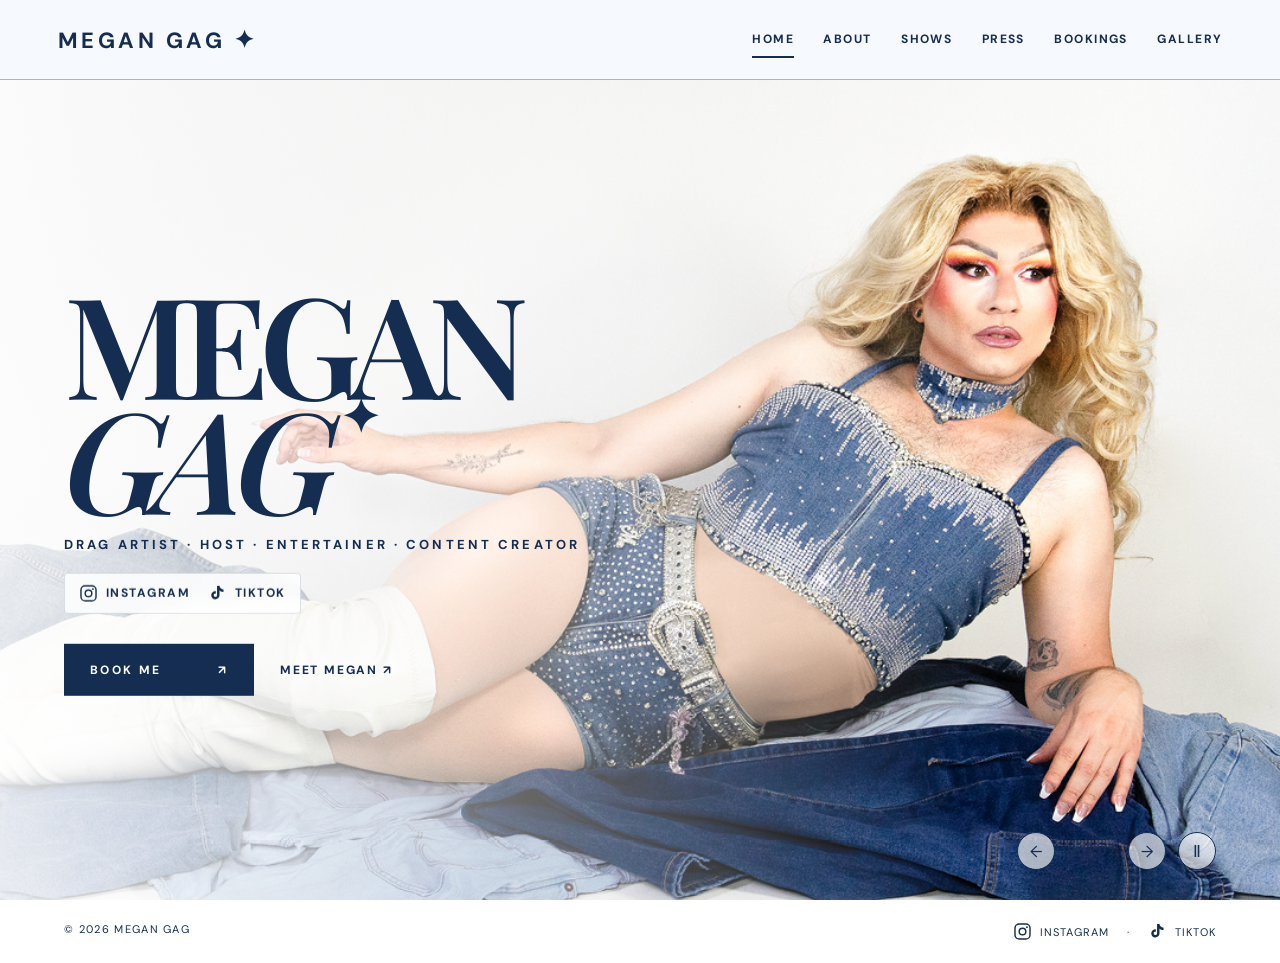
<file: index.html>
<!doctype html><html lang="de"><head><meta charset="utf-8"><meta name="viewport" content="width=device-width,initial-scale=1"><meta name="description" content="Megan Gag – Schweizer Drag Queen, Drag Artist, Moderatorin und Performerin. Drag Shows, Hosting, Walking Acts, Drag Make-up und Content Creation in Zürich, Basel, St. Gallen und der Schweiz."><title>Megan Gag | Schweizer Drag Queen, Moderatorin &amp; Performerin</title><link rel="icon" type="image/svg+xml" href="/favicon.svg"> <link rel="stylesheet" href="style.css"></head><body class="blue-page"><header class="site-header"><a class="logo" href="index.html">MEGAN GAG <span>✦</span></a><button class="menu-toggle" aria-expanded="false" aria-controls="site-nav" aria-label="Menü öffnen">☰</button><nav id="site-nav" aria-label="Hauptnavigation"><a href="index.html" aria-current="page">HOME</a><a href="about.html" >ABOUT</a><a href="shows.html" >SHOWS</a><a href="press.html" >PRESS</a><a href="booking.html" >BOOKINGS</a><a href="gallery.html" >GALLERY</a></nav></header><main><section class="hero" aria-label="Megan Gag Denim-Fotoshooting"><div class="slides" aria-hidden="true"><div class="slide active" style="background-image:url('images/denim-01.jpg')"></div><div class="slide denim-closeup" style="background-image:url('images/denim-02.jpg')"></div></div><div class="hero-shade"></div><div class="hero-content"><h1>MEGAN<br><em>GAG</em><span class="sparkle">✦</span></h1><div class="hero-title-details"><div class="eyebrow">DRAG ARTIST · HOST · ENTERTAINER · CONTENT CREATOR</div><div class="social hero-social"><a class="social-link" href="https://www.instagram.com/megan.gag/" target="_blank" rel="noopener noreferrer" aria-label="Instagram @megan.gag"><svg class="social-icon" viewBox="0 0 24 24" aria-hidden="true"><rect x="2.5" y="2.5" width="19" height="19" rx="5.2" fill="none" stroke="currentColor" stroke-width="1.8"/><circle cx="12" cy="12" r="4.2" fill="none" stroke="currentColor" stroke-width="1.8"/><circle cx="17.6" cy="6.5" r="1.15" fill="currentColor"/></svg><span>INSTAGRAM</span></a><a class="social-link" href="https://www.tiktok.com/@megangag" target="_blank" rel="noopener noreferrer" aria-label="TikTok @megangag"><svg class="social-icon" viewBox="0 0 24 24" aria-hidden="true"><path d="M14.5 2.5v11.9a5.2 5.2 0 1 1-4.6-5.16v3.15a2.12 2.12 0 1 0 1.52 2.03V2.5h3.08c.38 2.5 2.34 4.44 5.1 4.62v3.1c-2.12-.05-3.9-.77-5.1-2.02" fill="currentColor"/></svg><span>TIKTOK</span></a></div></div><div class="hero-actions"><a class="button" href="booking.html">BOOK ME <span>↗</span></a><a class="text-link" href="about.html">MEET MEGAN ↗</a></div></div><div class="hero-bottom"><div class="slide-controls"><button class="slide-prev" aria-label="Vorheriges Foto">←</button><span class="slide-counter">01 / 02</span><button class="slide-next" aria-label="Nächstes Foto">→</button><button class="slide-pause" aria-label="Slideshow pausieren">Ⅱ</button></div></div></section></main><footer><span>© 2026 MEGAN GAG</span><span><a class="social-link" href="https://www.instagram.com/megan.gag/" target="_blank" rel="noopener noreferrer" aria-label="Instagram @megan.gag"><svg class="social-icon" viewBox="0 0 24 24" aria-hidden="true"><rect x="2.5" y="2.5" width="19" height="19" rx="5.2" fill="none" stroke="currentColor" stroke-width="1.8"/><circle cx="12" cy="12" r="4.2" fill="none" stroke="currentColor" stroke-width="1.8"/><circle cx="17.6" cy="6.5" r="1.15" fill="currentColor"/></svg><span>INSTAGRAM</span></a> · <a class="social-link" href="https://www.tiktok.com/@megangag" target="_blank" rel="noopener noreferrer" aria-label="TikTok @megangag"><svg class="social-icon" viewBox="0 0 24 24" aria-hidden="true"><path d="M14.5 2.5v11.9a5.2 5.2 0 1 1-4.6-5.16v3.15a2.12 2.12 0 1 0 1.52 2.03V2.5h3.08c.38 2.5 2.34 4.44 5.1 4.62v3.1c-2.12-.05-3.9-.77-5.1-2.02" fill="currentColor"/></svg><span>TIKTOK</span></a></span></footer><script src="script.js"></script></body></html>
</file>
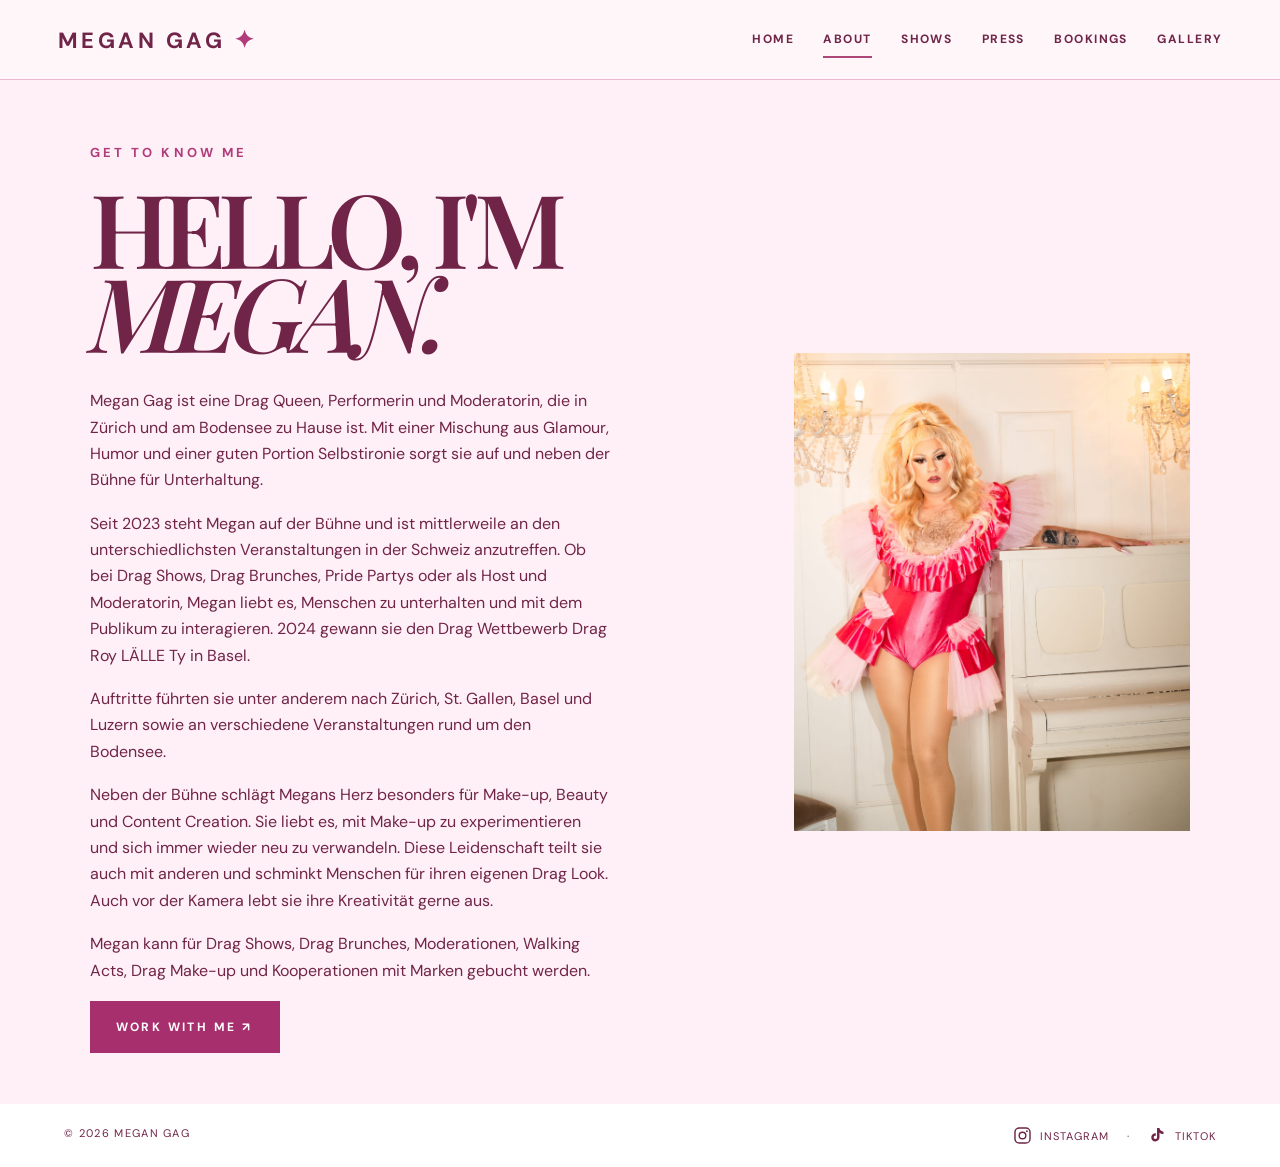
<file: about.html>
<!doctype html><html lang="de"><head><meta charset="utf-8"><meta name="viewport" content="width=device-width,initial-scale=1"><meta name="description" content="Über Megan Gag: Schweizer Drag Queen, Gewinnerin Drag Roy-LÄLLE-Ty 2024, Performerin, Moderatorin und Beauty Content Creatorin und Drag Make-up Artist."><title>Über Megan Gag | Drag Queen &amp; Drag Roy-LÄLLE-Ty Gewinnerin 2024</title><link rel="icon" type="image/svg+xml" href="/favicon.svg"> <link rel="icon" type="image/svg+xml" href="/favicon.svg"> <link rel="stylesheet" href="style.css"></head><body class="pink-page"><header class="site-header"><a class="logo" href="index.html">MEGAN GAG <span>✦</span></a><button class="menu-toggle" aria-expanded="false" aria-controls="site-nav" aria-label="Menü öffnen">☰</button><nav id="site-nav" aria-label="Hauptnavigation"><a href="index.html" >HOME</a><a href="about.html" aria-current="page">ABOUT</a><a href="shows.html" >SHOWS</a><a href="press.html" >PRESS</a><a href="booking.html" >BOOKINGS</a><a href="gallery.html" >GALLERY</a></nav></header><main><section class="interior"><div class="intro"><p class="kicker">GET TO KNOW ME</p><h1>HELLO, I'M<br><i>MEGAN.</i></h1><p>Megan Gag ist eine Drag Queen, Performerin und Moderatorin, die in Zürich und am Bodensee zu Hause ist. Mit einer Mischung aus Glamour, Humor und einer guten Portion Selbstironie sorgt sie auf und neben der Bühne für Unterhaltung.</p><p>Seit 2023 steht Megan auf der Bühne und ist mittlerweile an den unterschiedlichsten Veranstaltungen in der Schweiz anzutreffen. Ob bei Drag Shows, Drag Brunches, Pride Partys oder als Host und Moderatorin, Megan liebt es, Menschen zu unterhalten und mit dem Publikum zu interagieren. 2024 gewann sie den Drag Wettbewerb Drag Roy LÄLLE Ty in Basel.</p><p>Auftritte führten sie unter anderem nach Zürich, St. Gallen, Basel und Luzern sowie an verschiedene Veranstaltungen rund um den Bodensee.</p><p>Neben der Bühne schlägt Megans Herz besonders für Make-up, Beauty und Content Creation. Sie liebt es, mit Make-up zu experimentieren und sich immer wieder neu zu verwandeln. Diese Leidenschaft teilt sie auch mit anderen und schminkt Menschen für ihren eigenen Drag Look. Auch vor der Kamera lebt sie ihre Kreativität gerne aus.</p><p>Megan kann für Drag Shows, Drag Brunches, Moderationen, Walking Acts, Drag Make-up und Kooperationen mit Marken gebucht werden.</p><a class="button" href="booking.html">WORK WITH ME ↗</a></div><img class="feature-image" src="images/pink-fullbody.jpg" alt="Megan Gag in pink stage outfit beside a white piano"></section></main><footer><span>© 2026 MEGAN GAG</span><span><a class="social-link" href="https://www.instagram.com/megan.gag/" target="_blank" rel="noopener noreferrer" aria-label="Instagram @megan.gag"><svg class="social-icon" viewBox="0 0 24 24" aria-hidden="true"><rect x="2.5" y="2.5" width="19" height="19" rx="5.2" fill="none" stroke="currentColor" stroke-width="1.8"/><circle cx="12" cy="12" r="4.2" fill="none" stroke="currentColor" stroke-width="1.8"/><circle cx="17.6" cy="6.5" r="1.15" fill="currentColor"/></svg><span>INSTAGRAM</span></a> · <a class="social-link" href="https://www.tiktok.com/@megangag" target="_blank" rel="noopener noreferrer" aria-label="TikTok @megangag"><svg class="social-icon" viewBox="0 0 24 24" aria-hidden="true"><path d="M14.5 2.5v11.9a5.2 5.2 0 1 1-4.6-5.16v3.15a2.12 2.12 0 1 0 1.52 2.03V2.5h3.08c.38 2.5 2.34 4.44 5.1 4.62v3.1c-2.12-.05-3.9-.77-5.1-2.02" fill="currentColor"/></svg><span>TIKTOK</span></a></span></footer><script src="script.js"></script></body></html>
</file>
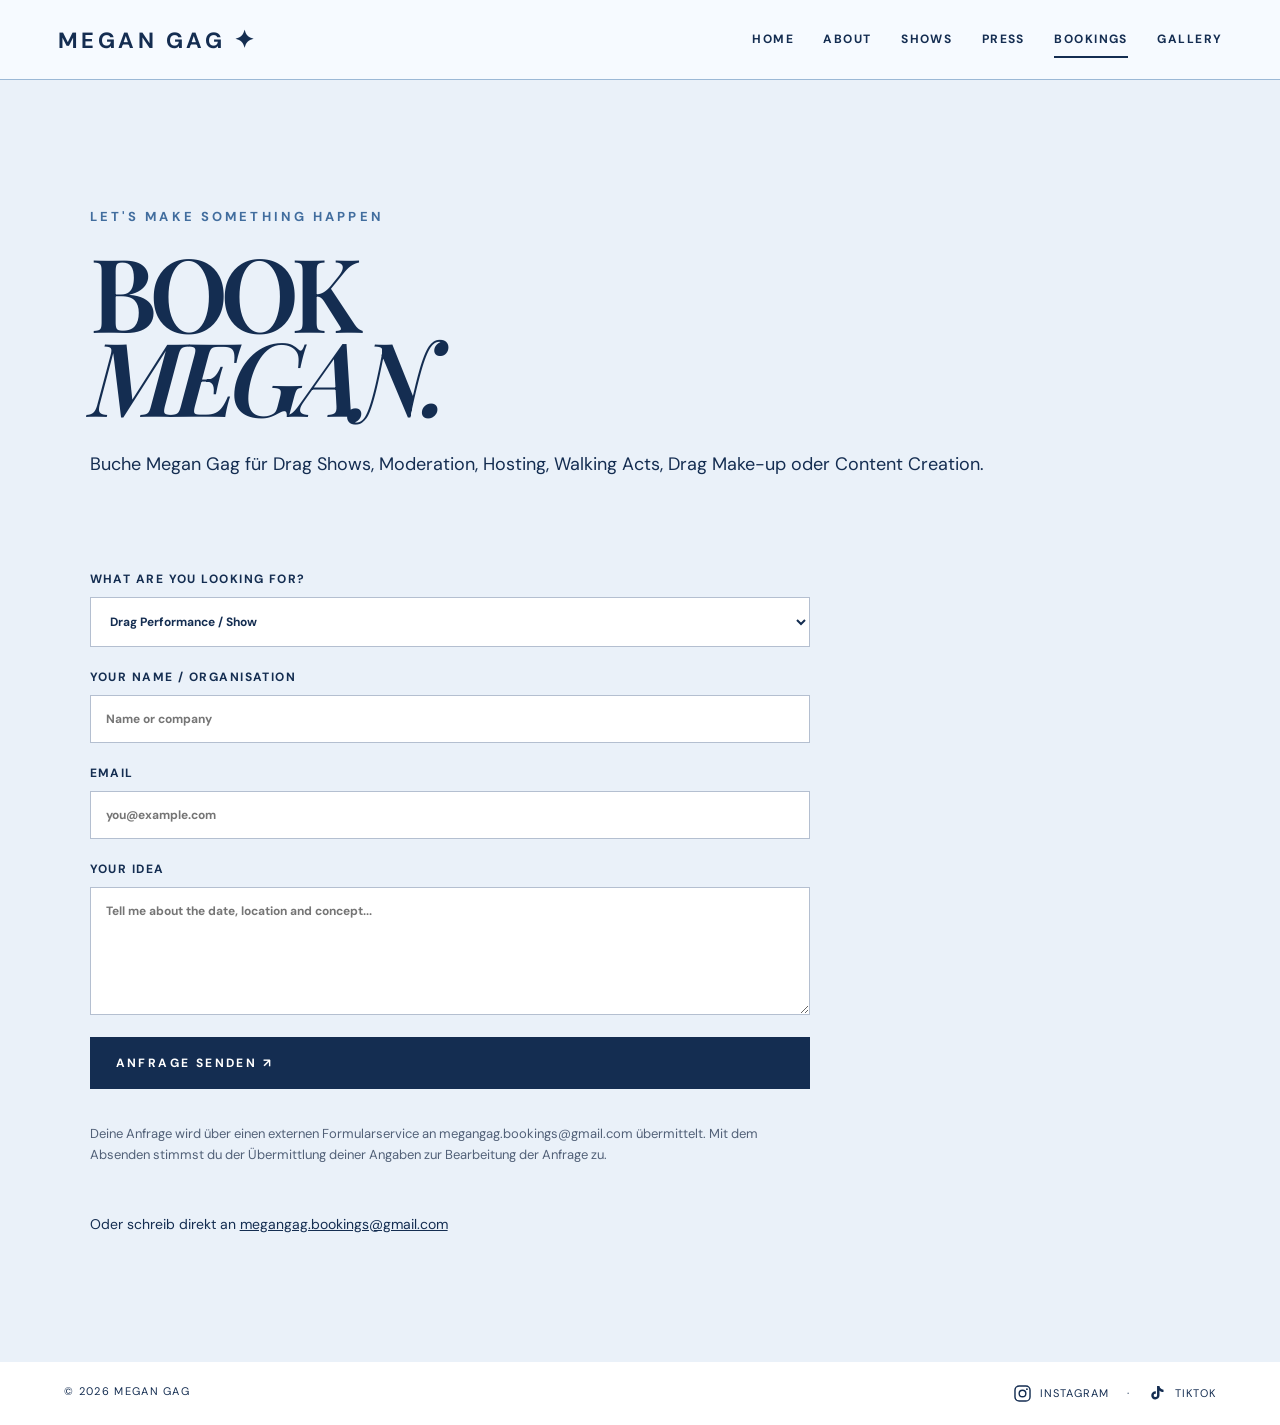
<file: booking.html>
<!doctype html><html lang="de"><head><meta charset="utf-8"><meta name="viewport" content="width=device-width,initial-scale=1"><meta name="description" content="Megan Gag buchen: Drag Shows, Moderation, Hosting, Walking Acts, Make-up und Content Creation in der Schweiz."><title>Bookings | Megan Gag</title><link rel="icon" type="image/svg+xml" href="/favicon.svg"> <link rel="stylesheet" href="style.css"></head><body class="blue-page"><header class="site-header"><a class="logo" href="index.html">MEGAN GAG <span>✦</span></a><button class="menu-toggle" aria-expanded="false" aria-controls="site-nav" aria-label="Menü öffnen">☰</button><nav id="site-nav" aria-label="Hauptnavigation"><a href="index.html" >HOME</a><a href="about.html" >ABOUT</a><a href="shows.html" >SHOWS</a><a href="press.html" >PRESS</a><a href="booking.html" aria-current="page">BOOKINGS</a><a href="gallery.html" >GALLERY</a></nav></header><main><section class="page-heading"><p class="kicker">LET'S MAKE SOMETHING HAPPEN</p><h1>BOOK<br><i>MEGAN.</i></h1><p>Buche Megan Gag für Drag Shows, Moderation, Hosting, Walking Acts, Drag Make-up oder Content Creation.</p></section><form class="booking-form" id="booking-form" action="https://formsubmit.co/megangag.bookings@gmail.com" method="POST"><input type="hidden" name="_subject" value="Neue Booking-Anfrage über megangag.ch"><input type="hidden" name="_template" value="table"><input type="hidden" name="_captcha" value="true"><input type="text" name="_honey" tabindex="-1" autocomplete="off" aria-hidden="true" class="honeypot"><label>WHAT ARE YOU LOOKING FOR?<select name="type" required><option value="Drag Performance / Show">Drag Performance / Show</option><option value="Hosting / Moderation">Hosting / Moderation</option><option value="Content Creation">Content Creation / Collaboration</option><option value="Walking Act">Walking Act</option><option value="Drag Make-up">Drag Make-up / Drag Schminken</option><option value="Other">Other</option></select></label><label>YOUR NAME / ORGANISATION<input name="name" required placeholder="Name or company"></label><label>EMAIL<input name="email" type="email" required placeholder="you@example.com"></label><label>YOUR IDEA<textarea name="message" rows="6" required placeholder="Tell me about the date, location and concept..."></textarea></label><button class="button" type="submit">ANFRAGE SENDEN ↗</button><p class="form-note">Deine Anfrage wird über einen externen Formularservice an megangag.bookings@gmail.com übermittelt. Mit dem Absenden stimmst du der Übermittlung deiner Angaben zur Bearbeitung der Anfrage zu.</p><p class="direct-mail">Oder schreib direkt an <a href="mailto:megangag.bookings@gmail.com">megangag.bookings@gmail.com</a></p></form></main><footer><span>© 2026 MEGAN GAG</span><span><a class="social-link" href="https://www.instagram.com/megan.gag/" target="_blank" rel="noopener noreferrer" aria-label="Instagram @megan.gag"><svg class="social-icon" viewBox="0 0 24 24" aria-hidden="true"><rect x="2.5" y="2.5" width="19" height="19" rx="5.2" fill="none" stroke="currentColor" stroke-width="1.8"/><circle cx="12" cy="12" r="4.2" fill="none" stroke="currentColor" stroke-width="1.8"/><circle cx="17.6" cy="6.5" r="1.15" fill="currentColor"/></svg><span>INSTAGRAM</span></a> · <a class="social-link" href="https://www.tiktok.com/@megangag" target="_blank" rel="noopener noreferrer" aria-label="TikTok @megangag"><svg class="social-icon" viewBox="0 0 24 24" aria-hidden="true"><path d="M14.5 2.5v11.9a5.2 5.2 0 1 1-4.6-5.16v3.15a2.12 2.12 0 1 0 1.52 2.03V2.5h3.08c.38 2.5 2.34 4.44 5.1 4.62v3.1c-2.12-.05-3.9-.77-5.1-2.02" fill="currentColor"/></svg><span>TIKTOK</span></a></span></footer><script src="script.js"></script></body></html>
</file>
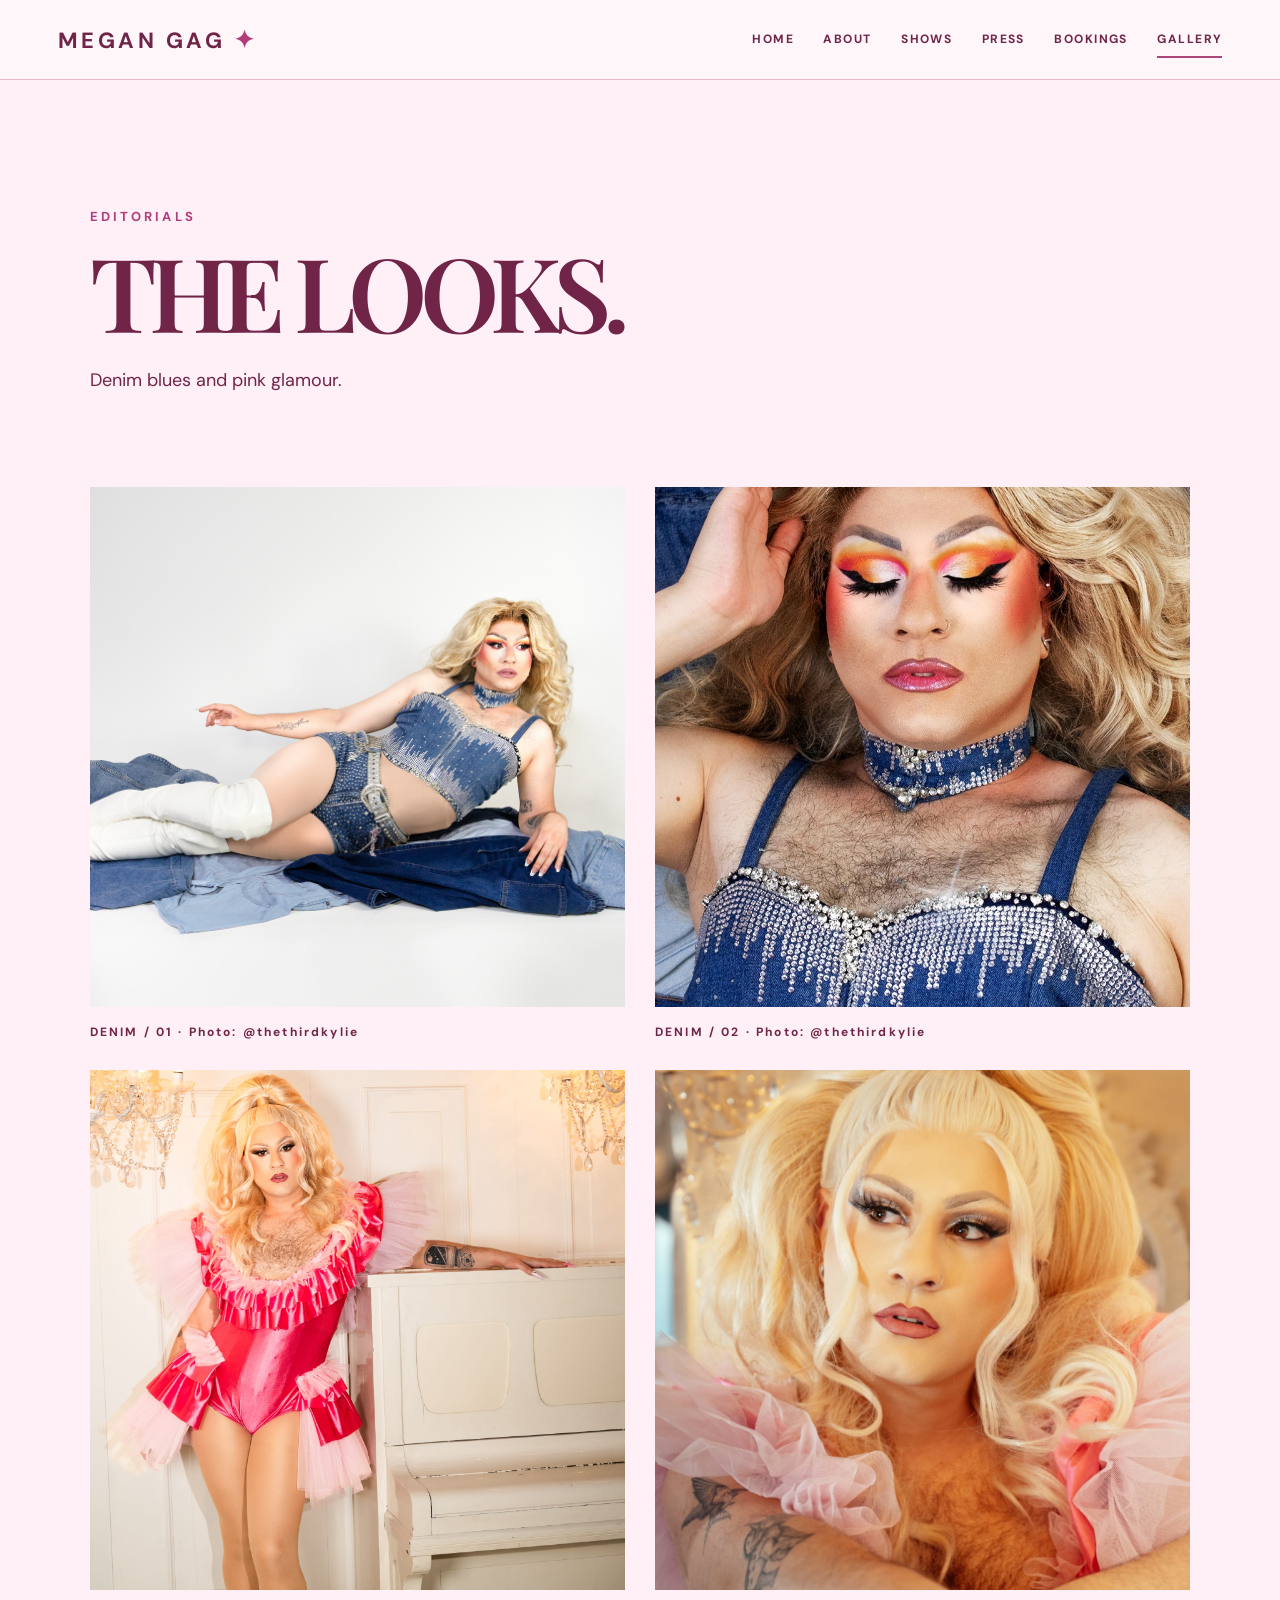
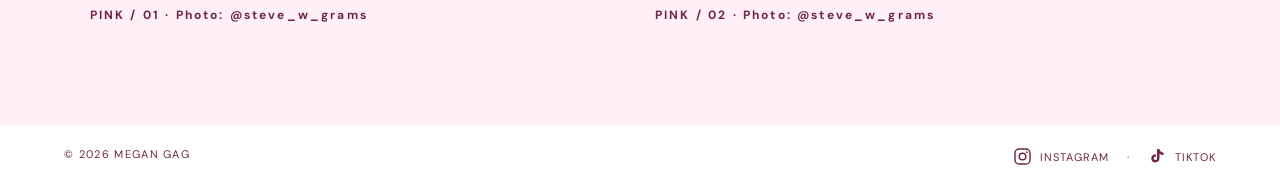
<file: gallery.html>
<!DOCTYPE html>
<html lang="de"><head><meta charset="utf-8"/><meta content="width=device-width,initial-scale=1" name="viewport"/><meta content="Megan Gag Fotogalerie: Denim Y2K und Pink Editorial Shootings der Schweizer Drag-Künstlerin." name="description"/><title>Gallery | Megan Gag</title><link href="style.css" rel="stylesheet"/><link rel="icon" type="image/svg+xml" href="/favicon.svg"></head><body class="pink-page"><header class="site-header"><a class="logo" href="index.html">MEGAN GAG <span>✦</span></a><button aria-controls="site-nav" aria-expanded="false" aria-label="Menü öffnen" class="menu-toggle">☰</button><nav aria-label="Hauptnavigation" id="site-nav"><a href="index.html">HOME</a><a href="about.html">ABOUT</a><a href="shows.html">SHOWS</a><a href="press.html">PRESS</a><a href="booking.html">BOOKINGS</a><a aria-current="page" href="gallery.html">GALLERY</a></nav></header><main><section class="page-heading"><p class="kicker">EDITORIALS</p><h1>THE LOOKS.</h1><p>Denim blues and pink glamour.</p></section><section class="gallery-grid"><figure><img alt="Megan Gag reclining in a denim outfit" src="images/denim-01.jpg"/><figcaption>DENIM / 01 · Photo: <a href="https://www.instagram.com/thethirdkylie/" rel="noopener noreferrer" target="_blank">@thethirdkylie</a></figcaption></figure><figure><img alt="Denim photoshoot close-up" src="images/denim-02.jpg"/><figcaption>DENIM / 02 · Photo: <a href="https://www.instagram.com/thethirdkylie/" rel="noopener noreferrer" target="_blank">@thethirdkylie</a></figcaption></figure><figure><img alt="Megan Gag in pink outfit beside piano" src="images/pink-fullbody.jpg"/><figcaption>PINK / 01 · Photo: <a href="https://www.instagram.com/steve_w_grams/" rel="noopener noreferrer" target="_blank">@steve_w_grams</a></figcaption></figure><figure><img alt="Megan Gag close-up in pink tulle" src="images/pink-closeup.jpg"/><figcaption>PINK / 02 · Photo: <a href="https://www.instagram.com/steve_w_grams/" rel="noopener noreferrer" target="_blank">@steve_w_grams</a></figcaption></figure></section></main><footer><span>© 2026 MEGAN GAG</span><span><a class="social-link" href="https://www.instagram.com/megan.gag/" rel="noopener noreferrer" target="_blank" aria-label="Instagram @megan.gag"><svg class="social-icon" viewBox="0 0 24 24" aria-hidden="true"><rect x="2.5" y="2.5" width="19" height="19" rx="5.2" fill="none" stroke="currentColor" stroke-width="1.8"/><circle cx="12" cy="12" r="4.2" fill="none" stroke="currentColor" stroke-width="1.8"/><circle cx="17.6" cy="6.5" r="1.15" fill="currentColor"/></svg><span>INSTAGRAM</span></a> · <a class="social-link" href="https://www.tiktok.com/@megangag" rel="noopener noreferrer" target="_blank" aria-label="TikTok @megangag"><svg class="social-icon" viewBox="0 0 24 24" aria-hidden="true"><path d="M14.5 2.5v11.9a5.2 5.2 0 1 1-4.6-5.16v3.15a2.12 2.12 0 1 0 1.52 2.03V2.5h3.08c.38 2.5 2.34 4.44 5.1 4.62v3.1c-2.12-.05-3.9-.77-5.1-2.02" fill="currentColor"/></svg><span>TIKTOK</span></a></span></footer><script src="script.js"></script></body></html>
</file>
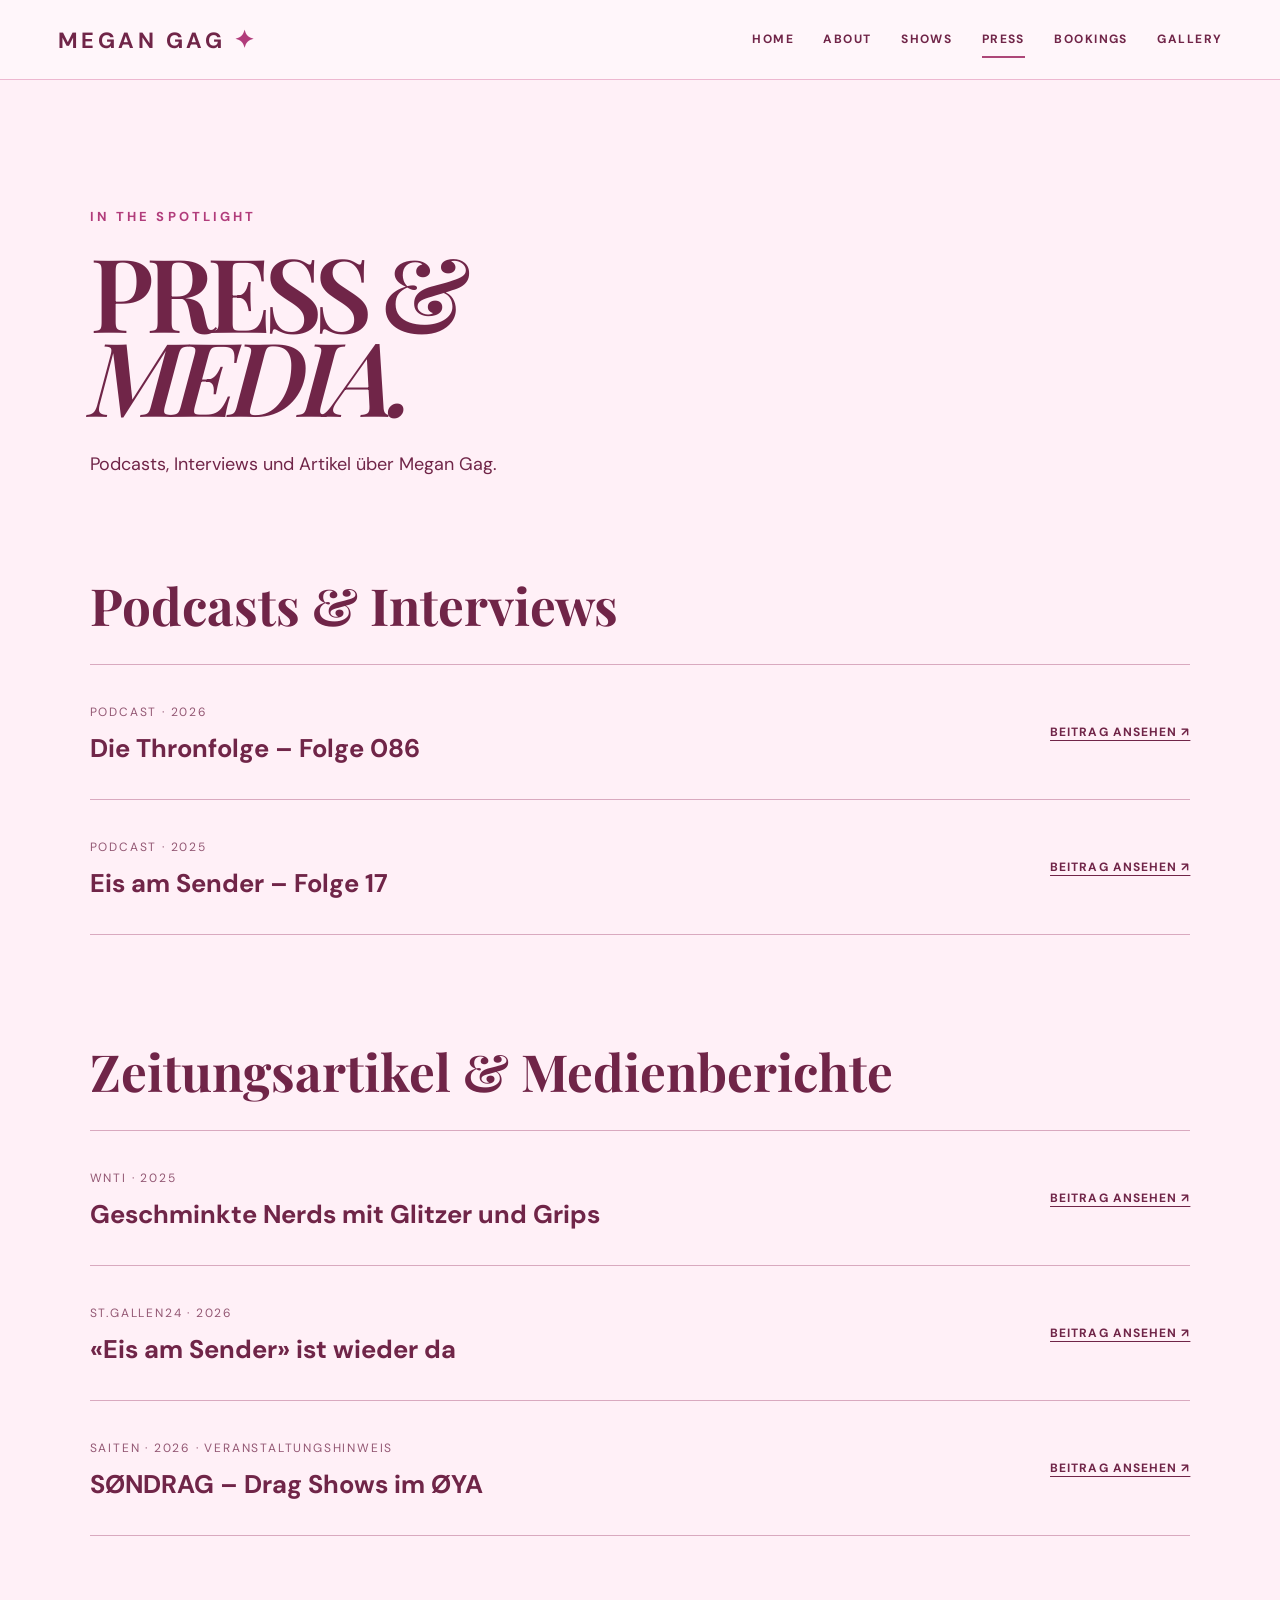
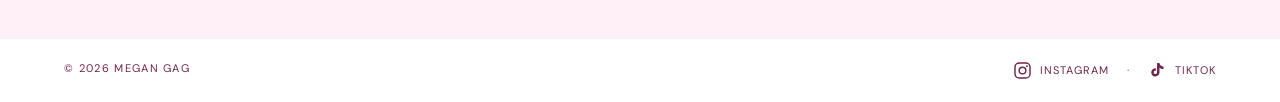
<file: press.html>
<!DOCTYPE html>
<html lang="de"><head><meta charset="utf-8"/><meta content="width=device-width,initial-scale=1" name="viewport"/><meta content="Megan Gag in der Presse: Podcasts, Interviews, Medienbeiträge und Artikel über die Schweizer Drag-Künstlerin." name="description"/><title>Press &amp; Media | Megan Gag</title><link href="style.css" rel="stylesheet"/><link rel="icon" type="image/svg+xml" href="/favicon.svg"></head><body class="pink-page"><header class="site-header"><a class="logo" href="index.html">MEGAN GAG <span>✦</span></a><button aria-controls="site-nav" aria-expanded="false" aria-label="Menü öffnen" class="menu-toggle">☰</button><nav aria-label="Hauptnavigation" id="site-nav"><a href="index.html">HOME</a><a href="about.html">ABOUT</a><a href="shows.html">SHOWS</a><a aria-current="page" href="press.html">PRESS</a><a href="booking.html">BOOKINGS</a><a href="gallery.html">GALLERY</a></nav></header><main><section class="page-heading"><p class="kicker">IN THE SPOTLIGHT</p><h1>PRESS &amp;<br/><i>MEDIA.</i></h1><p>Podcasts, Interviews und Artikel über Megan Gag.</p></section><section class="press-section"><h2>Podcasts &amp; Interviews</h2><div class="press-list"><article class="press-item"><div><p class="press-meta">Podcast · 2026</p><h3>Die Thronfolge – Folge 086</h3></div><a class="press-action" href="https://die-thronfolge.podigee.io/186-086-drag-macht-kinder-schwul" rel="noopener noreferrer" target="_blank">BEITRAG ANSEHEN ↗</a></article><article class="press-item"><div><p class="press-meta">Podcast · 2025</p><h3>Eis am Sender – Folge 17</h3></div><a class="press-action" href="https://podcasts.apple.com/ch/podcast/17-mit-alessandro-aka-dragqueen-megan-gag/id1562212330?i=1000700015742" rel="noopener noreferrer" target="_blank">BEITRAG ANSEHEN ↗</a></article></div></section><section class="press-section"><h2>Zeitungsartikel &amp; Medienberichte</h2><div class="press-list"><article class="press-item"><div><p class="press-meta">WNTI · 2025</p><h3>Geschminkte Nerds mit Glitzer und Grips</h3></div><a class="press-action" href="https://archiv.wnti.ch/geschminkte-nerds-mit-glitzer-und-grips-uca56j4hus-f0c6496d52" rel="noopener noreferrer" target="_blank">BEITRAG ANSEHEN ↗</a></article><article class="press-item"><div><p class="press-meta">St.Gallen24 · 2026</p><h3>«Eis am Sender» ist wieder da</h3></div><a class="press-action" href="https://stgallen24.ch/articles/377341-eis-am-sender-ist-wieder-da" rel="noopener noreferrer" target="_blank">BEITRAG ANSEHEN ↗</a></article><article class="press-item"><div><p class="press-meta">Saiten · 2026 · Veranstaltungshinweis</p><h3>SØNDRAG – Drag Shows im ØYA</h3></div><a class="press-action" href="https://www.saiten.ch/kalender/sndrag--drag-shows-im-ya-181430" rel="noopener noreferrer" target="_blank">BEITRAG ANSEHEN ↗</a></article></div></section></main><footer><span>© 2026 MEGAN GAG</span><span><a class="social-link" href="https://www.instagram.com/megan.gag/" rel="noopener noreferrer" target="_blank" aria-label="Instagram @megan.gag"><svg class="social-icon" viewBox="0 0 24 24" aria-hidden="true"><rect x="2.5" y="2.5" width="19" height="19" rx="5.2" fill="none" stroke="currentColor" stroke-width="1.8"/><circle cx="12" cy="12" r="4.2" fill="none" stroke="currentColor" stroke-width="1.8"/><circle cx="17.6" cy="6.5" r="1.15" fill="currentColor"/></svg><span>INSTAGRAM</span></a> · <a class="social-link" href="https://www.tiktok.com/@megangag" rel="noopener noreferrer" target="_blank" aria-label="TikTok @megangag"><svg class="social-icon" viewBox="0 0 24 24" aria-hidden="true"><path d="M14.5 2.5v11.9a5.2 5.2 0 1 1-4.6-5.16v3.15a2.12 2.12 0 1 0 1.52 2.03V2.5h3.08c.38 2.5 2.34 4.44 5.1 4.62v3.1c-2.12-.05-3.9-.77-5.1-2.02" fill="currentColor"/></svg><span>TIKTOK</span></a></span></footer><script src="script.js"></script></body></html>
</file>
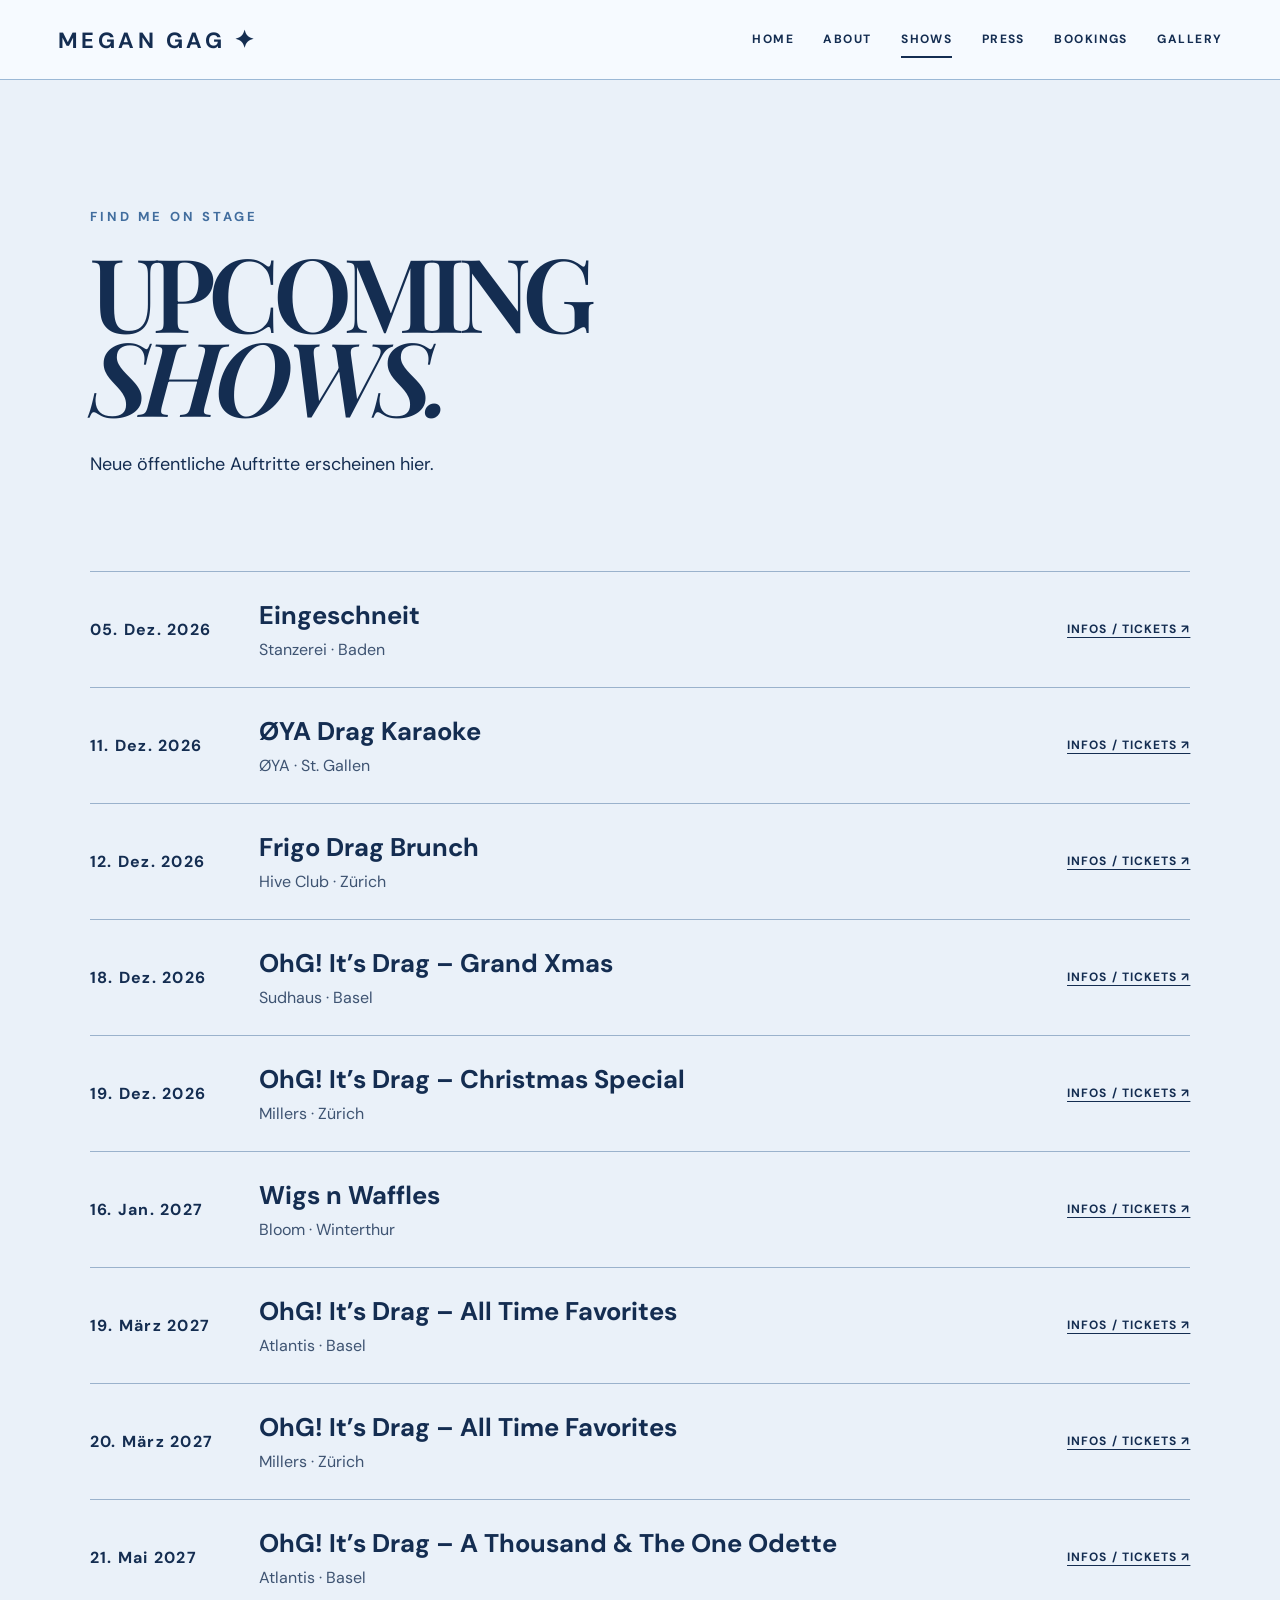
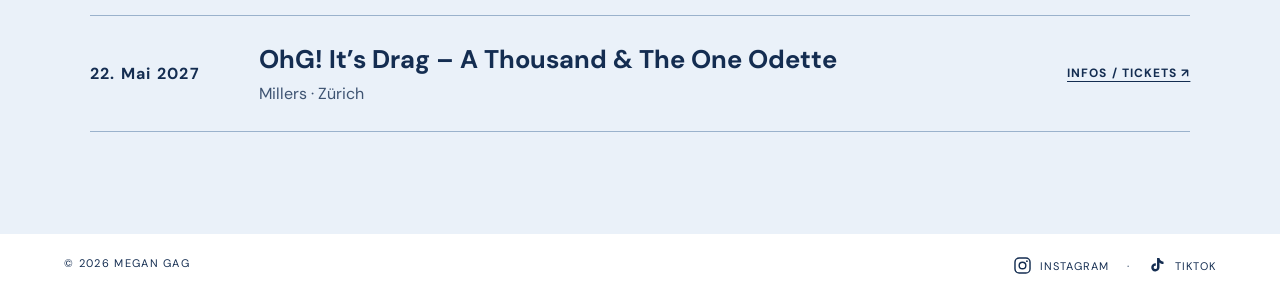
<file: shows.html>
<!doctype html><html lang="de"><head><meta charset="utf-8"><meta name="viewport" content="width=device-width,initial-scale=1"><meta name="description" content="Shows und Auftritte von Megan Gag: Drag Performances, Pride-Partys und Events in der Schweiz. Kommende Termine und Informationen."><title>Shows | Megan Gag</title><link rel="icon" type="image/svg+xml" href="/favicon.svg"> <link rel="stylesheet" href="style.css"></head><body class="blue-page"><header class="site-header"><a class="logo" href="index.html">MEGAN GAG <span>✦</span></a><button class="menu-toggle" aria-expanded="false" aria-controls="site-nav" aria-label="Menü öffnen">☰</button><nav id="site-nav" aria-label="Hauptnavigation"><a href="index.html" >HOME</a><a href="about.html" >ABOUT</a><a href="shows.html" aria-current="page">SHOWS</a><a href="press.html" >PRESS</a><a href="booking.html" >BOOKINGS</a><a href="gallery.html" >GALLERY</a></nav></header><main><section class="page-heading"><p class="kicker">FIND ME ON STAGE</p><h1>UPCOMING<br><i>SHOWS.</i></h1><p>Neue öffentliche Auftritte erscheinen hier.</p></section><section class="event-list" id="event-list" aria-label="Kommende Shows"></section></main><footer><span>© 2026 MEGAN GAG</span><span><a class="social-link" href="https://www.instagram.com/megan.gag/" target="_blank" rel="noopener noreferrer" aria-label="Instagram @megan.gag"><svg class="social-icon" viewBox="0 0 24 24" aria-hidden="true"><rect x="2.5" y="2.5" width="19" height="19" rx="5.2" fill="none" stroke="currentColor" stroke-width="1.8"/><circle cx="12" cy="12" r="4.2" fill="none" stroke="currentColor" stroke-width="1.8"/><circle cx="17.6" cy="6.5" r="1.15" fill="currentColor"/></svg><span>INSTAGRAM</span></a> · <a class="social-link" href="https://www.tiktok.com/@megangag" target="_blank" rel="noopener noreferrer" aria-label="TikTok @megangag"><svg class="social-icon" viewBox="0 0 24 24" aria-hidden="true"><path d="M14.5 2.5v11.9a5.2 5.2 0 1 1-4.6-5.16v3.15a2.12 2.12 0 1 0 1.52 2.03V2.5h3.08c.38 2.5 2.34 4.44 5.1 4.62v3.1c-2.12-.05-3.9-.77-5.1-2.02" fill="currentColor"/></svg><span>TIKTOK</span></a></span></footer><script src="shows-data.js"></script><script src="script.js"></script></body></html>
</file>
<file: style.css>
@import url('https://fonts.googleapis.com/css2?family=DM+Sans:wght@400;500;600;700&family=Playfair+Display:ital,wght@0,600;0,700;1,600&display=swap');:root{--navy:#142d51;--blue:#537eaf;--pink:#f4d7e5;--white:#fff}*{box-sizing:border-box}html,body{margin:0;min-height:100%;font-family:'DM Sans',Arial,sans-serif;color:var(--navy)}a{color:inherit;text-decoration:none}button,input,textarea,select{font:inherit}.site-header{height:80px;position:relative;z-index:20;display:flex;align-items:center;justify-content:space-between;padding:0 4.5%;background:rgba(255,255,255,.94);border-bottom:1px solid rgba(20,45,81,.15)}.logo{font-size:22px;font-weight:700;letter-spacing:.16em;white-space:nowrap}.logo span{font-size:24px}nav{display:flex;gap:clamp(12px,2.3vw,36px)}nav a{font-size:12px;font-weight:700;letter-spacing:.12em;padding:9px 0;border-bottom:2px solid transparent}nav a:hover,nav a[aria-current]{border-color:var(--navy)}.menu-toggle{display:none;border:0;background:none;color:var(--navy);font-size:28px}.hero{height:calc(100svh - 80px);min-height:550px;position:relative;overflow:hidden;background:#e8edf4}.slides,.slide,.hero-shade{position:absolute;inset:0}.slide{background-size:cover;background-position:center 45%;opacity:0;transition:opacity 1.8s ease}.slide.active{opacity:1}.hero-shade{background:linear-gradient(90deg,rgba(255,255,255,.85),rgba(255,255,255,.38) 43%,rgba(255,255,255,0) 75%)}.hero-content{position:absolute;left:5%;top:50%;transform:translateY(-54%);max-width:700px}.eyebrow,.kicker{font-size:13px;font-weight:700;letter-spacing:.24em}.hero h1,.page-heading h1,.intro h1{font-family:'Playfair Display',Georgia,serif;font-size:clamp(76px,11vw,190px);line-height:.82;letter-spacing:-.075em;margin:35px 0 40px;font-weight:600}.hero h1 em{font-weight:600}.sparkle{font-family:Georgia,serif;font-size:.33em;vertical-align:top;letter-spacing:0;margin-left:15px}.hero-actions{display:flex;align-items:center;gap:26px}.button{background:var(--navy);color:white;display:inline-flex;align-items:center;gap:30px;justify-content:space-between;border:0;padding:18px 26px;min-width:190px;font-size:12px;font-weight:700;letter-spacing:.2em;cursor:pointer}.button:hover{background:#365d8c}.text-link{font-size:12px;font-weight:700;letter-spacing:.15em}.hero-bottom{position:absolute;bottom:30px;left:5%;right:5%;display:flex;justify-content:space-between;align-items:center}.social{display:flex;gap:22px;font-size:12px;font-weight:700;letter-spacing:.12em}.slide-controls{display:flex;align-items:center;gap:12px}.slide-controls button{width:38px;height:38px;border:1px solid var(--navy);border-radius:50%;background:rgba(255,255,255,.65);color:var(--navy);cursor:pointer}.slide-counter{font-size:12px;font-weight:700;letter-spacing:.12em}footer{display:flex;justify-content:space-between;padding:22px 5%;font-size:11px;letter-spacing:.12em;background:white}.pink-page{background:#fff9fc}.interior{display:grid;grid-template-columns:1fr 1fr;min-height:calc(100svh - 135px);gap:5%;padding:6% 7%;align-items:center}.intro h1,.page-heading h1{font-size:clamp(58px,8vw,125px);margin:24px 0 35px}.intro p:not(.kicker){max-width:520px;line-height:1.9;font-size:17px;margin-bottom:28px}.feature-image{width:100%;max-height:680px;object-fit:cover;object-position:center 25%}.page-heading{padding:9% 7% 6%}.page-heading p:last-child{font-size:18px}.empty-panel{margin:0 7% 10%;padding:7%;background:#eaf0f7}.empty-panel h2{font-family:Georgia,serif;font-size:clamp(28px,4vw,58px)}.gallery-grid{padding:0 7% 8%;display:grid;grid-template-columns:repeat(2,1fr);gap:30px}.gallery-grid figure{margin:0}.gallery-grid img{width:100%;height:520px;object-fit:cover}.gallery-grid figcaption{padding-top:12px;font-size:12px;font-weight:700;letter-spacing:.18em}.booking-form{margin:0 7% 9%;max-width:720px;display:grid;gap:22px}.booking-form label{display:grid;gap:10px;font-size:12px;font-weight:700;letter-spacing:.12em}.booking-form input,.booking-form select,.booking-form textarea{width:100%;border:1px solid #b4bfd0;padding:15px;background:white;color:var(--navy);letter-spacing:normal}.form-note{font-size:13px;line-height:1.6;color:#526178}@media(max-width:760px){.site-header{height:68px;padding:0 5%}.logo{font-size:16px}.menu-toggle{display:block}nav{display:none;position:absolute;top:68px;left:0;right:0;background:white;flex-direction:column;padding:22px 6%;gap:8px;box-shadow:0 12px 24px #0002}nav.open{display:flex}.hero{height:calc(100svh - 68px);min-height:570px}.slide{background-position:58% center}.hero-shade{background:linear-gradient(90deg,rgba(255,255,255,.82),rgba(255,255,255,.22))}.hero-content{left:6%;top:45%}.hero h1{font-size:clamp(70px,15vw,115px)}.eyebrow{font-size:10px}.hero-bottom{left:6%;right:6%;bottom:20px;gap:12px;align-items:flex-start;flex-direction:column}.social{font-size:10px}.interior{grid-template-columns:1fr}.feature-image{max-height:650px}.gallery-grid{grid-template-columns:1fr}.gallery-grid img{height:auto}.page-heading{padding-top:70px}footer{gap:12px;flex-direction:column}}@media(prefers-reduced-motion:reduce){.slide{transition:none}}
/* V4: alternierende Seitenwelten */
.blue-page{background:#eaf1f9;color:#142d51}
.pink-page{background:#fff0f7;color:#702548}
.blue-page .site-header{background:#f6faff;border-bottom-color:#9bb8d6}
.pink-page .site-header{background:#fff6fa;border-bottom-color:#edb8d0}
.pink-page nav a:hover,.pink-page nav a[aria-current]{border-color:#ad4778}
.pink-page .button{background:#a82f6d;color:white}
.pink-page .button:hover{background:#822454}
.pink-page .empty-panel{background:#f8dce9}
.pink-page .logo span,.pink-page .kicker{color:#b13c7b}
.blue-page .empty-panel{background:#d9e6f4}
.blue-page .kicker{color:#416d9e}
/* Der zweite Slide zeigt den oberen Teil des Bildes, einschliesslich der Augen */
.hero .slide.denim-closeup{background-position:center 4%}
@media(max-width:760px){.hero .slide.denim-closeup{background-position:51% 0%}}
.intro p{max-width:620px}
.intro p:not(.kicker){line-height:1.65;font-size:16px;margin-bottom:17px}
@media(min-width:900px){.pink-page .interior{grid-template-columns:1.25fr .75fr;gap:4%;padding-top:4%;padding-bottom:4%}.pink-page .feature-image{max-height:760px}}

/* V5: Shows und sortierte Presse */
.event-list,.press-section{margin:0 7% 8%}.event-item,.press-item{display:grid;grid-template-columns:145px 1fr auto;gap:24px;align-items:center;padding:27px 0;border-top:1px solid #9ab2cc}.event-item:last-child,.press-item:last-child{border-bottom:1px solid #9ab2cc}.event-item time{font-weight:700;letter-spacing:.08em}.event-item h2,.press-item h3{font-size:clamp(18px,2vw,27px);margin:0 0 7px}.event-item p{margin:0;opacity:.8}.event-link,.press-action{font-size:12px;font-weight:700;letter-spacing:.09em;text-decoration:underline;text-underline-offset:4px}.press-section h2{font-family:'Playfair Display',Georgia,serif;font-size:clamp(32px,4vw,52px);margin:0 0 25px}.press-item{grid-template-columns:1fr auto;border-color:#d9a9bf}.press-item:last-child{border-color:#d9a9bf}.press-meta{font-size:12px;text-transform:uppercase;letter-spacing:.15em;opacity:.75}.direct-mail{font-size:14px}.direct-mail a{text-decoration:underline}@media(max-width:760px){.event-item,.press-item{grid-template-columns:1fr;gap:9px}.event-link,.press-action{padding-top:8px}.event-list,.press-section{margin-bottom:65px}}

/* Spam-Schutz: unsichtbares Honeypot-Feld */
.booking-form .honeypot{position:absolute;left:-9999px;width:1px;height:1px;opacity:0;pointer-events:none}

/* Social media links – editorial line icon treatment */
.social-link{display:inline-flex;align-items:center;gap:8px;vertical-align:middle;white-space:nowrap;transition:opacity .2s ease,transform .2s ease}
.social-link:hover{opacity:.65;transform:translateY(-2px)}
.social-icon{display:block;width:19px;height:19px;flex:none}
.social{align-items:center;flex-wrap:wrap}
footer>span:last-child{display:inline-flex;align-items:center;gap:18px;flex-wrap:wrap}
footer>span:last-child .social-link{letter-spacing:.09em}
@media(max-width:760px){.social-icon{width:18px;height:18px}}

/* V9: Social links above the fold, visible immediately */
.hero-social{position:absolute;top:28px;right:5%;z-index:5;display:flex;gap:20px;padding:11px 15px;background:rgba(255,255,255,.84);border:1px solid rgba(20,45,81,.14);backdrop-filter:blur(8px);border-radius:4px}
.hero-bottom{justify-content:flex-end}
@media(max-width:760px){.hero-social{top:15px;right:6%;gap:13px;padding:10px 12px}.hero-social .social-link span{font-size:10px}.hero-bottom{align-items:flex-end}}

/* V10: Social icons between the large name and the descriptor */
.hero-content{z-index:6}
.hero-content h1{margin-bottom:20px}
.hero-title-details{display:flex;flex-direction:column;align-items:flex-start;gap:19px;margin-bottom:34px}
.hero-title-details .hero-social{position:static;top:auto;right:auto;z-index:auto;margin:0;display:flex;gap:18px;padding:10px 14px;background:rgba(255,255,255,.86);border:1px solid rgba(20,45,81,.14);border-radius:4px;backdrop-filter:blur(8px)}
.hero-title-details .eyebrow{line-height:1.6;max-width:600px}
@media(max-width:760px){.hero-content{top:46%;max-width:90%}.hero-content h1{margin-top:0;margin-bottom:15px}.hero-title-details{gap:14px;margin-bottom:25px}.hero-title-details .hero-social{gap:13px;padding:9px 11px}.hero-title-details .eyebrow{font-size:10px;letter-spacing:.12em}}

/* V11: headline, descriptor, then social icons */
.hero-title-details{gap:14px;margin-bottom:30px}
.hero-title-details .hero-social{margin-top:3px}
@media(max-width:760px){.hero-title-details{gap:12px;margin-bottom:22px}}
</file>
